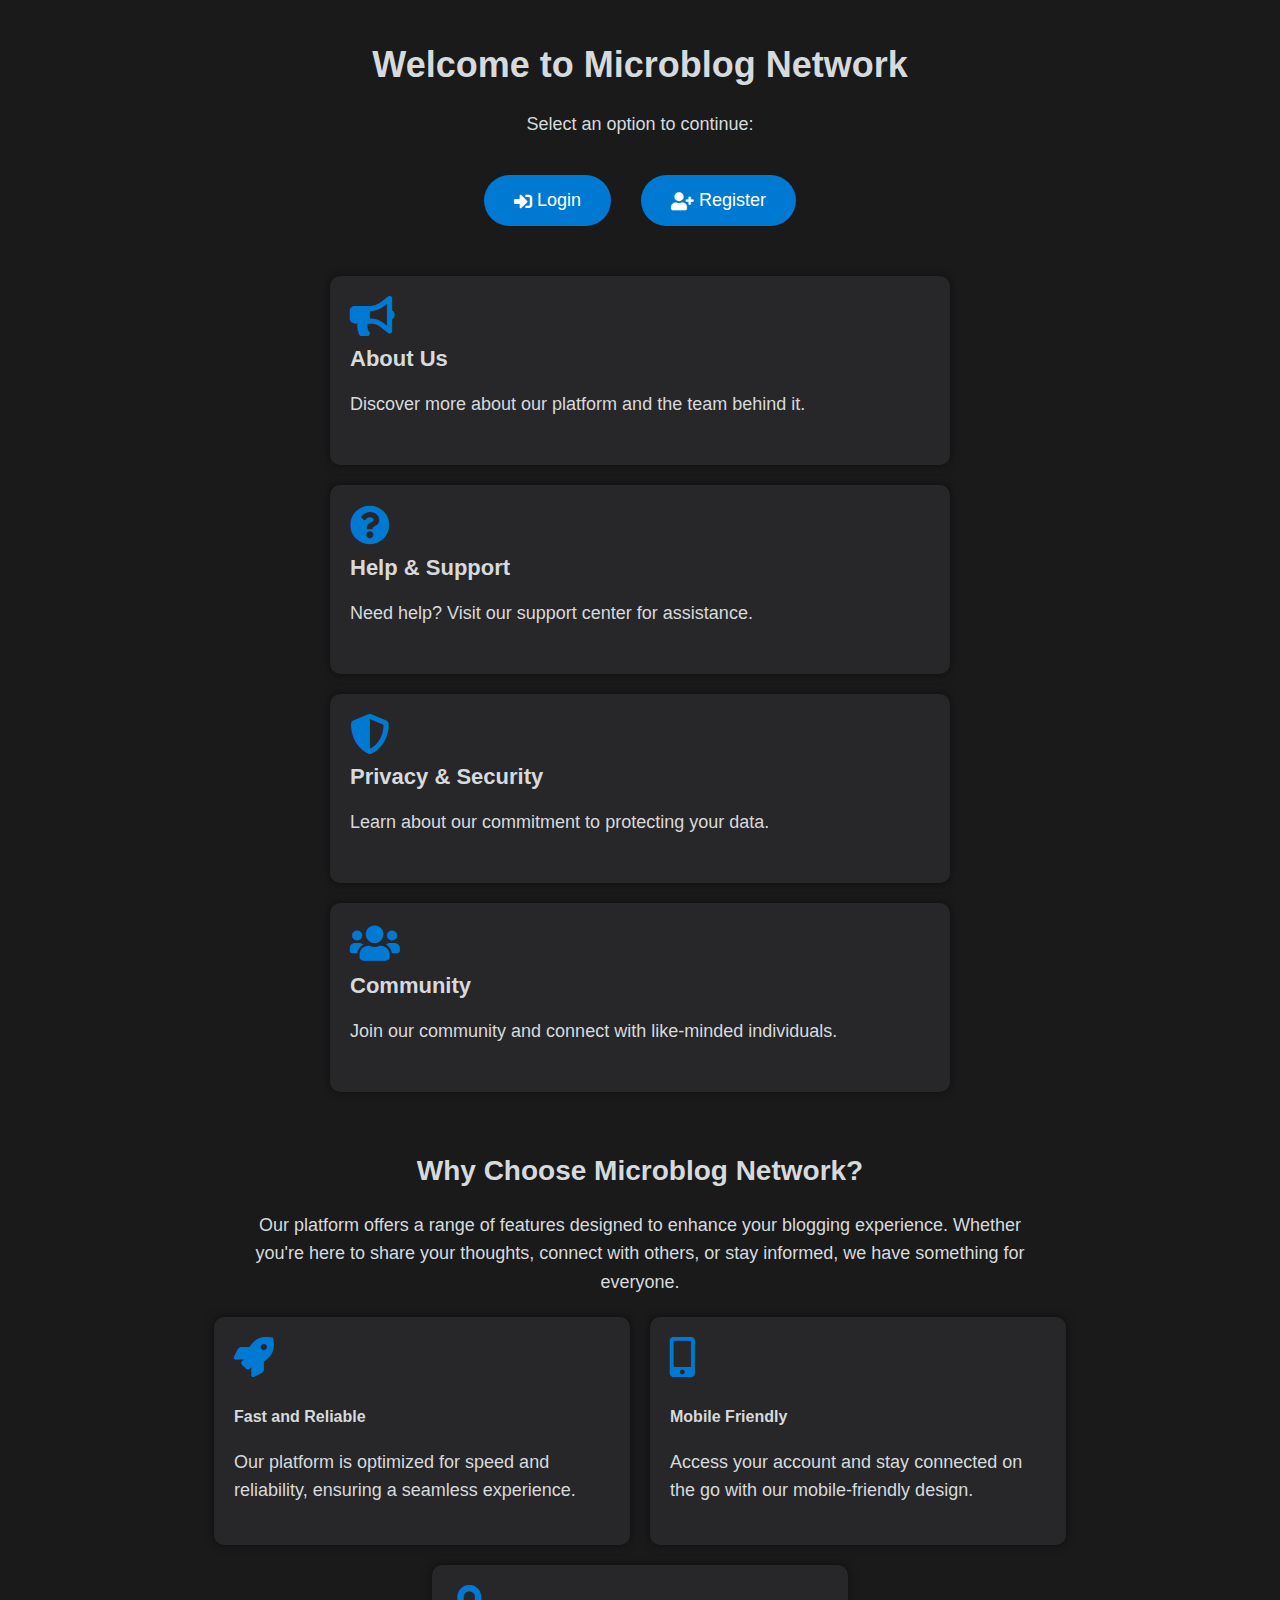
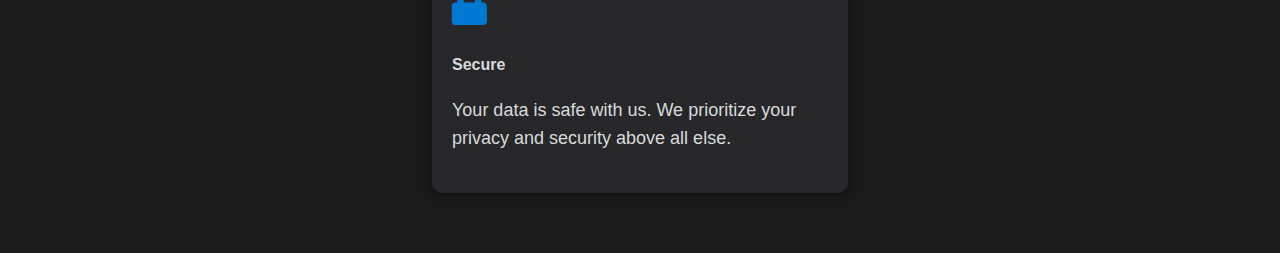
<file: account/home.html>
<!DOCTYPE html>
<html lang="en">
  <head>
    <meta charset="UTF-8" />
    <meta name="viewport" content="width=device-width, initial-scale=1.0" />
    <title>Welcome - Microblog Network</title>
    <link rel="stylesheet" href="https://cdnjs.cloudflare.com/ajax/libs/font-awesome/5.15.4/css/all.min.css">
    <style>
      body {
        font-family: "Arial", sans-serif;
        background-color: #1a1a1b;
        margin: 0;
        display: flex;
        justify-content: center;
        align-items: center;
        min-height: 100vh;
        color: #d7dadc;
        padding: 20px;
        box-sizing: border-box;
      }
      .container {
        text-align: center;
        max-width: 1200px;
        width: 100%;
      }
      .content {
        display: flex;
        flex-direction: column;
        align-items: center;
      }
      h1 {
        font-size: 36px;
        margin-bottom: 10px;
      }
      p {
        font-size: 18px;
        margin-bottom: 30px;
      }
      .buttons {
        display: flex;
        justify-content: center;
        margin-bottom: 40px;
        flex-wrap: wrap;
      }
      .buttons a {
        text-decoration: none;
        padding: 15px 30px;
        border-radius: 30px;
        color: #fff;
        font-size: 18px;
        transition: background-color 0.3s;
        margin: 10px 15px;
        display: flex;
        align-items: center;
      }
      .login-btn {
        background-color: #0079d3;
      }
      .login-btn:hover {
        background-color: #005bb5;
      }
      .register-btn {
        background-color: #0079d3;
      }
      .register-btn:hover {
        background-color: #005bb5;
      }
      .extra-content {
        display: flex;
        justify-content: center;
        flex-wrap: wrap;
        gap: 20px;
        margin-bottom: 40px;
      }
      .extra-content div {
        background-color: #272729;
        padding: 20px;
        border-radius: 10px;
        width: calc(50% - 20px);
        box-shadow: 0 0 10px rgba(0, 0, 0, 0.5);
        text-align: left;
        min-width: 250px;
      }
      .extra-content div h3 {
        margin-top: 0;
        font-size: 22px;
      }
      .icon {
        font-size: 40px;
        margin-bottom: 10px;
        color: #0079d3;
      }
      .features {
        text-align: center;
        margin-bottom: 40px;
      }
      .features h2 {
        font-size: 28px;
      }
      .features p {
        max-width: 800px;
        margin: 20px auto;
        line-height: 1.6;
        font-size: 18px;
      }
      .features .feature-list {
        display: flex;
        justify-content: center;
        flex-wrap: wrap;
        gap: 20px;
      }
      .features .feature {
        background-color: #272729;
        padding: 20px;
        border-radius: 10px;
        width: calc(33% - 20px);
        box-shadow: 0 0 10px rgba(0, 0, 0, 0.5);
        text-align: left;
        min-width: 200px;
      }
      .features .feature i {
        font-size: 40px;
        margin-bottom: 10px;
        color: #0079d3;
      }
    </style>
  </head>
  <body>
    <div class="container">
      <div class="content">
        <h1>Welcome to Microblog Network</h1>
        <p>Select an option to continue:</p>
        <div class="buttons">
          <a href="login.html" class="login-btn"><i class="fas fa-sign-in-alt"></i>&nbsp;Login</a>
          <a href="register.html" class="register-btn"><i class="fas fa-user-plus"></i>&nbsp;Register</a>
        </div>
        <div class="extra-content">
          <div>
            <i class="fas fa-bullhorn icon"></i>
            <h3>About Us</h3>
            <p>Discover more about our platform and the team behind it.</p>
          </div>
          <div>
            <i class="fas fa-question-circle icon"></i>
            <h3>Help & Support</h3>
            <p>Need help? Visit our support center for assistance.</p>
          </div>
          <div>
            <i class="fas fa-shield-alt icon"></i>
            <h3>Privacy & Security</h3>
            <p>Learn about our commitment to protecting your data.</p>
          </div>
          <div>
            <i class="fas fa-users icon"></i>
            <h3>Community</h3>
            <p>Join our community and connect with like-minded individuals.</p>
          </div>
        </div>
        <div class="features">
          <h2>Why Choose Microblog Network?</h2>
          <p>Our platform offers a range of features designed to enhance your blogging experience. Whether you're here to share your thoughts, connect with others, or stay informed, we have something for everyone.</p>
          <div class="feature-list">
            <div class="feature">
              <i class="fas fa-rocket"></i>
              <h4>Fast and Reliable</h4>
              <p>Our platform is optimized for speed and reliability, ensuring a seamless experience.</p>
            </div>
            <div class="feature">
              <i class="fas fa-mobile-alt"></i>
              <h4>Mobile Friendly</h4>
              <p>Access your account and stay connected on the go with our mobile-friendly design.</p>
            </div>
            <div class="feature">
              <i class="fas fa-lock"></i>
              <h4>Secure</h4>
              <p>Your data is safe with us. We prioritize your privacy and security above all else.</p>
            </div>
          </div>
        </div>
      </div>
    </div>
  </body>
</html>
</file>
